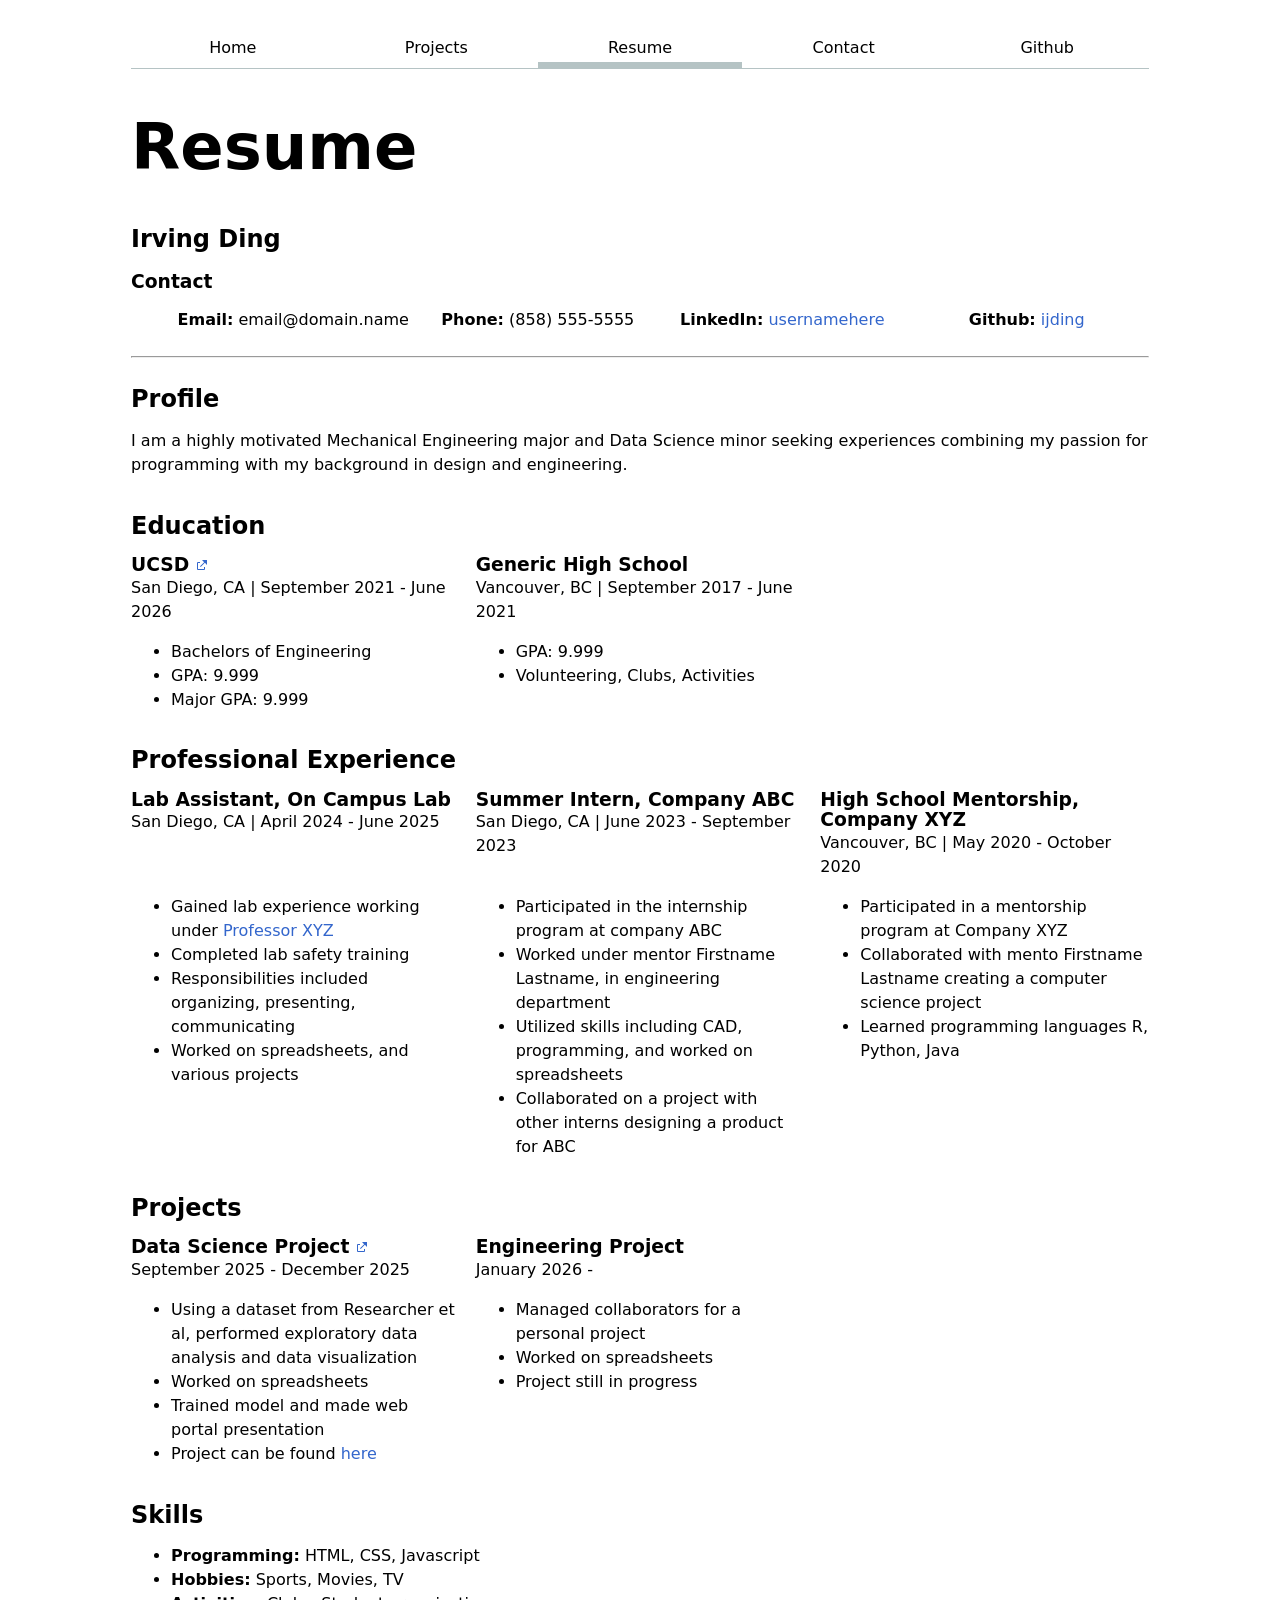
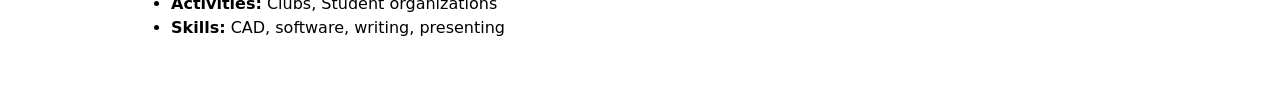
<file: resume.html>
<!DOCTYPE html>
<html lang="en">
<head>
    <meta charset="UTF-8">
    <meta name="viewport" content="width=device-width, initial-scale=1.0">
        <link rel="stylesheet" href="style.css" />
    <title>Resume</title>
</head>
<body class="resume">
    <nav>
        <ul>
            <li><a href="index.html">Home</a></li>
            <li><a href="projects/index.html">Projects</a></li>
            <li><a href="resume.html" class="current">Resume</a></li>
            <li><a href="contact/index.html">Contact</a></li>
            <li><a href="https://github.com/ijding" target="_blank">Github</a></li>
        </ul>
    </nav>
    <h1>Resume</h1>

    <h2>Irving Ding</h2>
    <section class="resume-contact">
        <h3>Contact</h3>
        <ul>
            <li><b>Email:</b> email@domain.name</li>
            <li><b>Phone:</b> (858) 555-5555</li>
            <li><b>LinkedIn:</b> <a href="https://www.linkedin.com" target="_blank">usernamehere</a></li>
            <li><b>Github:</b> <a href="https://github.com/ijding" target="_blank">ijding</a></li>
        </ul>
    </section>
    <hr />
    <section>
        <h2>Profile</h2>
        <p>I am a highly motivated Mechanical Engineering major and Data Science minor seeking experiences combining my passion for programming with my background in design and engineering.</p>
    </section>

    <section>
        <h2>Education</h2>
        <article>
            <header>
                <h3><a href="https://www.ucsd.edu" target="_blank">UCSD</a></h3>
                <p>San Diego, CA | <time datetime="2021-09">September 2021</time> - <time datetime="2026-06">June 2026</time></p>
            </header>
            <ul>
                <li>Bachelors of Engineering</li>
                <li>GPA: 9.999</li>
                <li>Major GPA: 9.999</li>
            </ul>
        </article>
        <article>
            <header>
                <h3>Generic High School</h3>
                <p>Vancouver, BC | <time datetime="2017-09">September 2017</time> - <time datetime="2021-06">June 2021</time></p>
            </header>
            <ul>
                <li>GPA: 9.999</li>
                <li>Volunteering, Clubs, Activities</li>
            </ul>
        </article>
    </section>

    <section>
        <h2>Professional Experience</h2>
        <article>
            <header>
                <h3>Lab Assistant, On Campus Lab</h3>
                <p>San Diego, CA | <time datetime="2024-04">April 2024</time> - <time datetime="2025-06">June 2025</time></p>
            </header>
            <ul>
                <li>Gained lab experience working under <a href="https://maeweb.ucsd.edu/people/faculty-profiles" target="_blank">Professor XYZ</a></li>
                <li>Completed lab safety training</li>
                <li>Responsibilities included organizing, presenting, communicating</li>
                <li>Worked on spreadsheets, and various projects</li>
            </ul>
        </article>
        <article>
            <header>
                <h3>Summer Intern, Company ABC</h3>
                <p>San Diego, CA | <time datetime="2023-06">June 2023</time> - <time datetime="2023-09">September 2023</time></p>
            </header>
            <ul>
                <li>Participated in the internship program at company ABC</li>
                <li>Worked under mentor Firstname Lastname, in engineering department</li>
                <li>Utilized skills including CAD, programming, and worked on spreadsheets</li>
                <li>Collaborated on a project with other interns designing a product for ABC</li>
            </ul>
        </article>
        <article>
            <header>
                <h3>High School Mentorship, Company XYZ</h3>
                <p>Vancouver, BC | <time datetime="2020-05">May 2020</time> - <time datetime="2021-10">October 2020</time></p>
            </header>
            <ul>
                <li>Participated in a mentorship program at Company XYZ</li>
                <li>Collaborated with mento Firstname Lastname creating a computer science project</li>
                <li>Learned programming languages R, Python, Java</li>
            </ul>
        </article>
    </section>

    <section>
        <h2>Projects</h2>
        <article>
            <header>
                <h3><a href="projects/index.html" target="_blank">Data Science Project</a></h3>
                <p><time datetime="2025-09">September 2025</time> - <time datetime="2025-12">December 2025</time></p>
            </header>
            <ul>
                <li>Using a dataset from Researcher et al, performed exploratory data analysis and data visualization</li>
                <li>Worked on spreadsheets</li>
                <li>Trained model and made web portal presentation</li>
                <li>Project can be found <a href="https://github.com/ijding" target="_blank">here</a></li>
            </ul>
        </article>
        <article>
            <header>
                <h3>Engineering Project</h3>
                <p><time datetime="2026-01">January 2026</time> - </p>
            </header>
            <ul>
                <li>Managed collaborators for a personal project</li>
                <li>Worked on spreadsheets</li>
                <li>Project still in progress</li>
            </ul>
        </article>
    </section>

    <section>
        <h2>Skills</h2>
        <ul>
            <li><b>Programming:</b> HTML, CSS, Javascript</li>
            <li><b>Hobbies:</b> Sports, Movies, TV</li>
            <li><b>Activities:</b> Clubs, Student organizations</li>
            <li><b>Skills:</b> CAD, software, writing, presenting</li>
        </ul>
    </section>

</body>
</html>
</file>
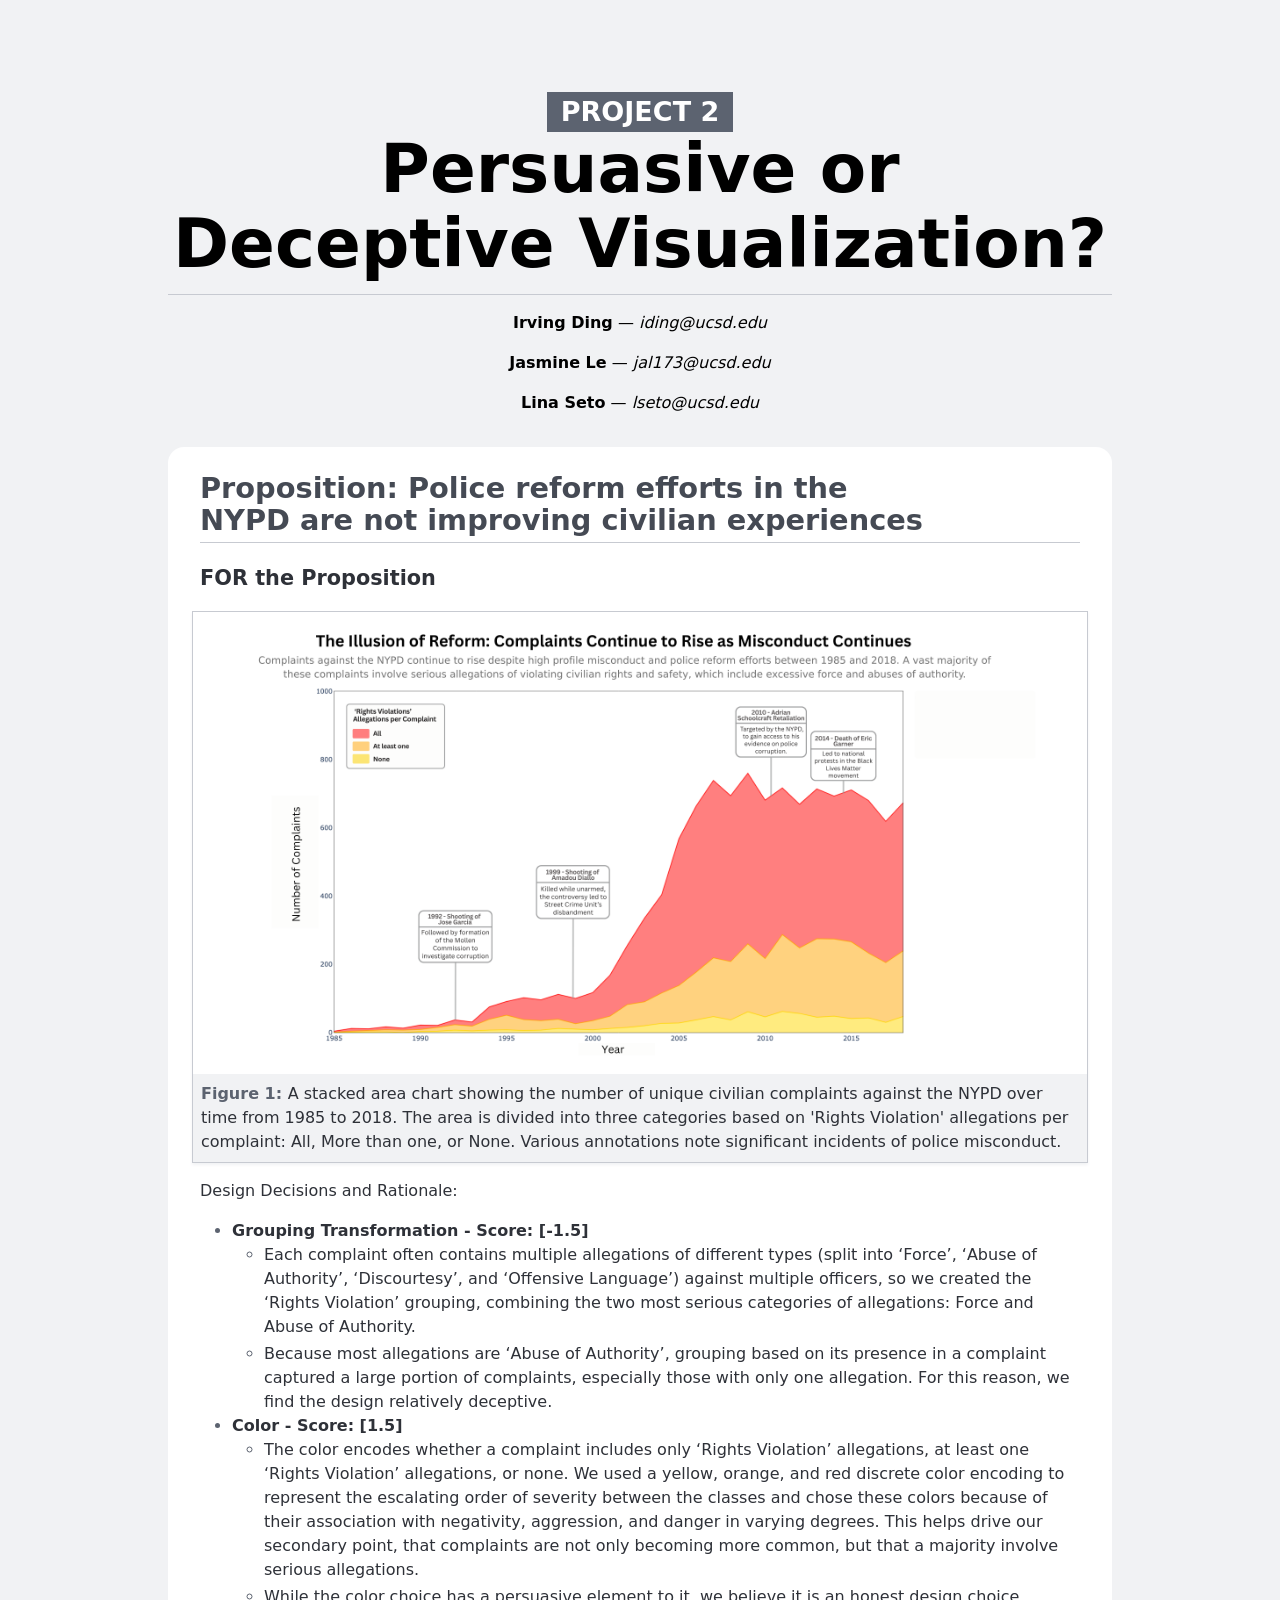
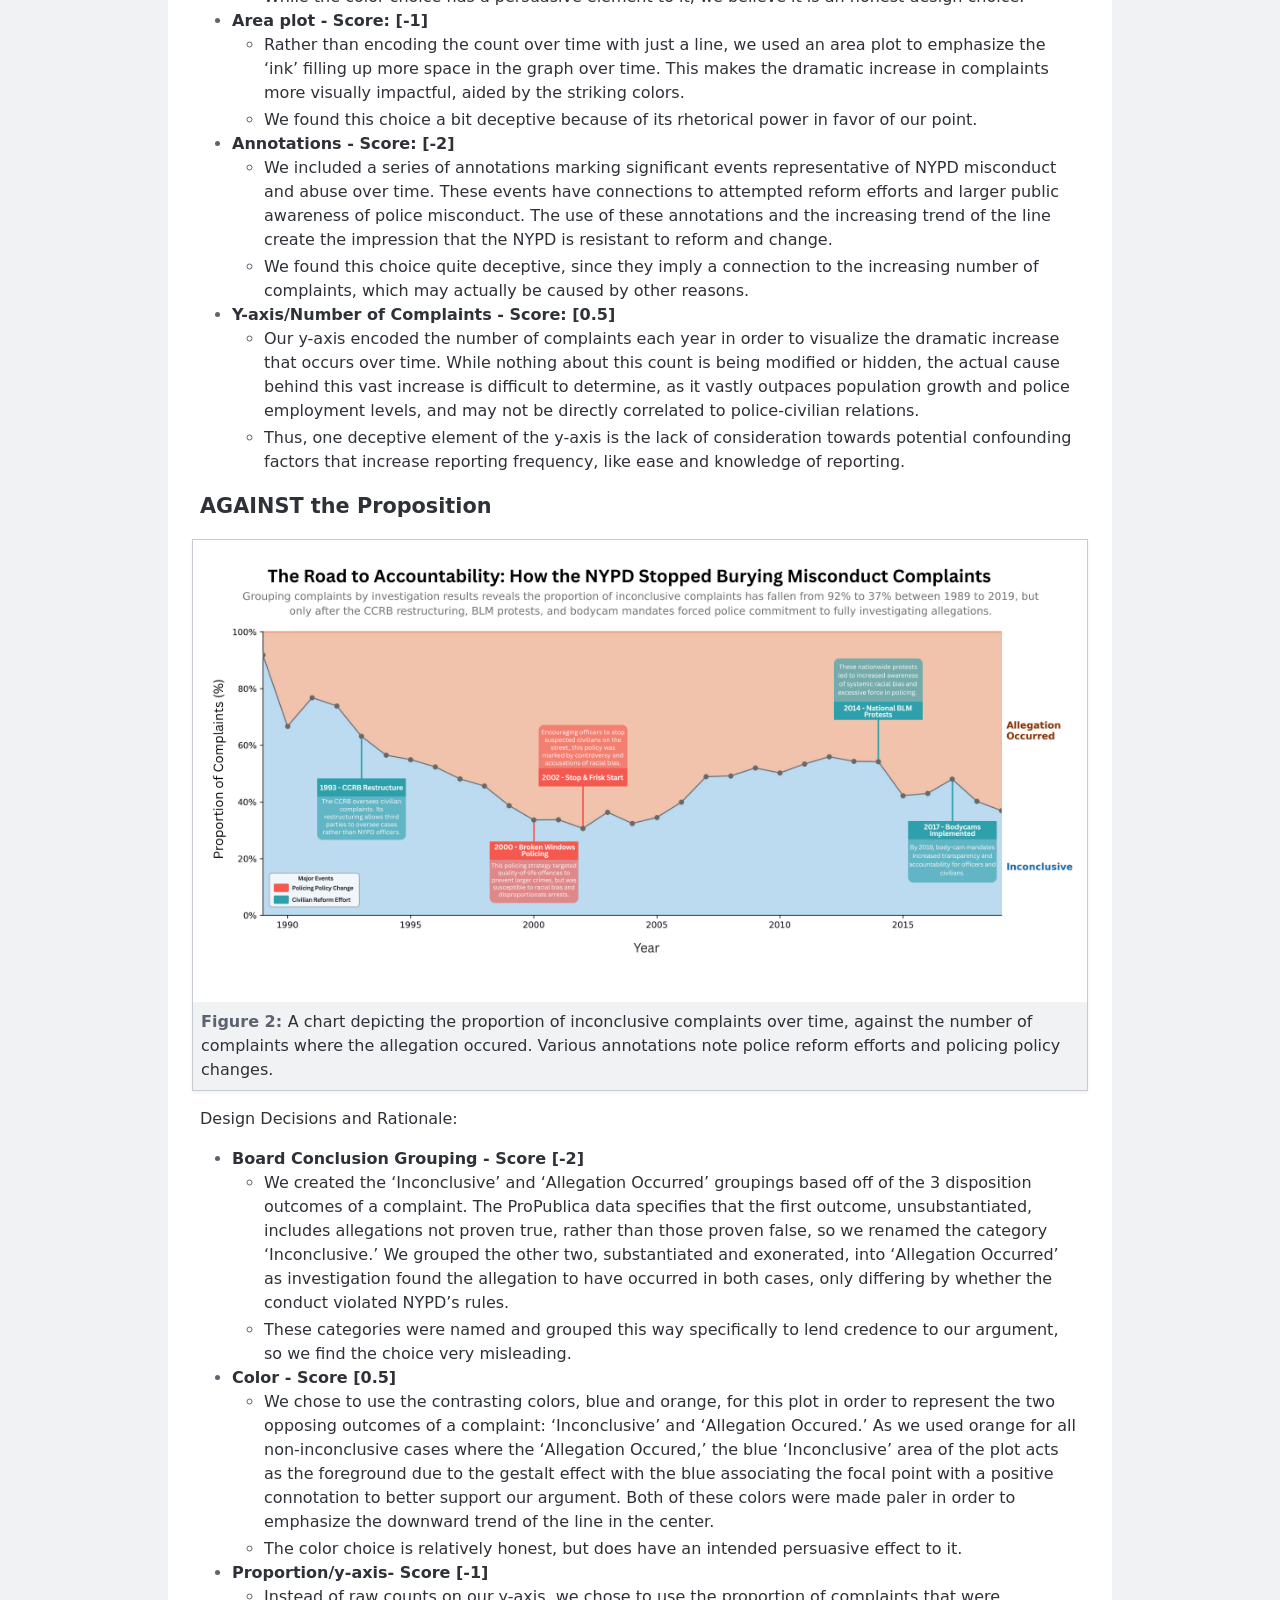
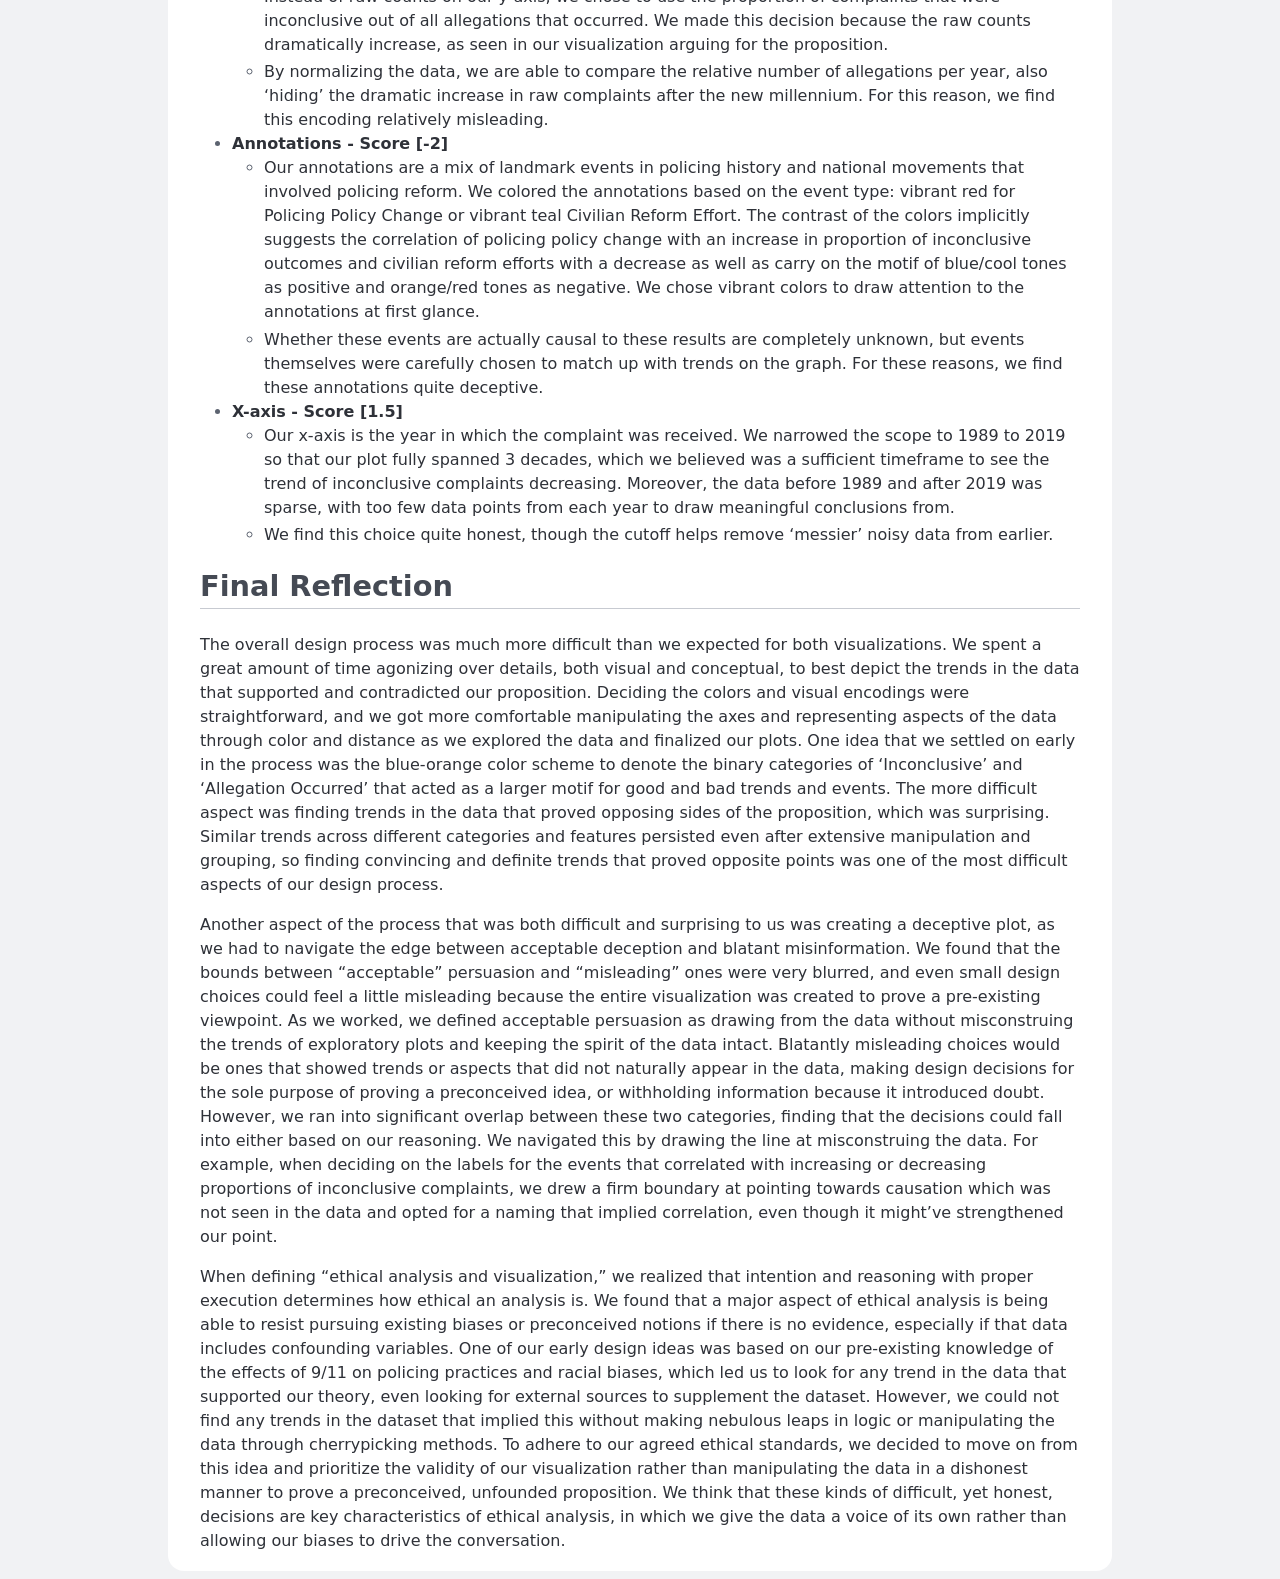
<file: projects/project2/project2-dsc106.html>
<!doctype html>
<html lang="en">
    <head>
        <title>Project 2 Report</title>
        <style>
            :root {
                --color-neutral-95: hsl(220 10% 95%);
                --color-neutral-90: hsl(220 10% 90%);
                --color-neutral-80: hsl(220 10% 80%);
                --color-neutral-70: hsl(220 10% 70%);
                --color-neutral-60: hsl(220 10% 60%);
                --color-neutral-50: hsl(220 10% 50%);
                --color-neutral-40: hsl(220 10% 40%);
                --color-neutral-30: hsl(220 10% 30%);
                --color-neutral-20: hsl(220 10% 20%);
                --color-neutral-10: hsl(220 10% 10%);
            }

            html {
                font: 100%/1.5 system-ui;
                counter-reset: figure;
                background: var(--color-neutral-95);
                max-width: min(75vw, 80em);
                margin: 0 auto;
            }

            /* Headings */

            h1,
            h2,
            h3,
            h4,
            h5,
            h6 {
                line-height: 1.1;
                font-weight: 600;
                text-wrap: balance;
            }

            h1,
            h2 {
                border-bottom: 1px solid var(--color-neutral-80);
                padding-bottom: 0.2em;
            }

            h1 {
                margin-block: 1em 0.5rem;
                font-size: clamp(2.5em, 150% + 2vh + 2vw, 10vmin);
                font-weight: 800;

                small {
                    display: block;
                    width: fit-content;
                    padding: 0.2em 0.5em;
                    margin-inline: auto;
                    color: white;
                    background: var(--color-neutral-40);
                    font-size: 40%;
                    text-transform: uppercase;
                    white-space: nowrap;
                }
            }

            h2 {
                font-size: 180%;
                color: var(--color-neutral-30);
            }

            h3 {
                font-size: 130%;
            }

            /* Lists */

            ul,
            ol {
                padding-inline-start: 2em;
            }

            li {
                &::marker {
                    color: var(--color-neutral-40);
                }

                + li {
                    margin-top: 0.2em;
                }
            }

            /* Sectioning elements */

            header {
                padding-block: 1em;
                text-align: center;
            }

            main {
                background: white;
                color: var(--color-neutral-20);
                border-radius: 1rem;
                padding: 0.1rem 2rem;
            }

            /* Figures */

            figure {
                margin: 1em 0;
                padding: 0.5rem;
                margin-inline: -0.5em;
                border: 1px solid var(--color-neutral-80);
                box-shadow: 0 0.1em 0.2em var(--color-neutral-95);
                text-align: center;
                background: white;

                > figcaption {
                    font: 500 75% var(--font-sans);
                    background: var(--color-neutral-95);
                    padding: 0.5rem;
                    margin: -0.5rem;
                    margin-top: 0.5rem;
                    counter-increment: figure;
                    text-align: left;

                    &::before {
                        content: "Figure " counter(figure) ": ";
                        font-weight: bold;
                        color: var(--color-neutral-40);
                    }

                    a:not(:hover, :focus, :active) {
                        color: inherit;
                        text-decoration: underline;
                        text-decoration-color: color-mix(
                            in lab,
                            currentColor,
                            transparent 70%
                        );
                    }
                }

                img {
                    width: 100%;
                }
            }

            /* custom css for links*/
            header {
                a{
                    color: inherit;
                    text-decoration: none;
                }
                
                a:hover {
                    font-style: italic;
                }
            }
        </style>
    </head>

    <body>
        <header>
            <h1>
                <small>Project 2</small>
                Persuasive or Deceptive Visualization?
            </h1>

            <p><strong><a href="https://ijding.github.io/dsc106-portfolio/projects" target="_blank">Irving Ding</a></strong> — <em>iding@ucsd.edu</em></p>
            <p><strong><a href="https://jasmine-1e.github.io/portfolio/projects" target="_blank">Jasmine Le</a></strong> — <em>jal173@ucsd.edu</em></p>
            <p><strong><a href="https://linaseto.github.io/portfolio/projects" target="_blank">Lina Seto</a></strong> — <em>lseto@ucsd.edu</em></p>
        </header>

        <main>
            <h2>Proposition: Police reform efforts in the NYPD are not improving civilian experiences</h2>

            <section>
                <h3>FOR the Proposition</h3>

                <figure>
                    <img src="for.png" alt="A stacked area chart titled 'The Illusion of Reform: Complaints Continue to Rise as Misconduct Continues'" />
                    <figcaption>A stacked area chart showing the number of unique civilian complaints against the NYPD over time from 1985 to 2018. The area is divided into three categories based on 'Rights Violation' allegations per complaint: All, More than one, or None. Various annotations note significant incidents of police misconduct.</figcaption>
                </figure>

                <p>Design Decisions and Rationale:</p>

                <ul>
                    <li><b>Grouping Transformation - Score: [-1.5]</b></li>
                    <ul>
                        <li>Each complaint often contains multiple allegations of different types (split into ‘Force’, ‘Abuse of Authority’, ‘Discourtesy’, and ‘Offensive Language’) against multiple officers, so we created the ‘Rights Violation’ grouping, combining the two most serious categories of allegations: Force and Abuse of Authority.</li>
                        <li>Because most allegations are ‘Abuse of Authority’, grouping based on its presence in a complaint captured a large portion of complaints, especially those with only one allegation. For this reason, we find the design relatively deceptive.</li>
                    </ul>
                    <li><b>Color - Score: [1.5]</b></li>
                    <ul>
                        <li>The color encodes whether a complaint includes only ‘Rights Violation’ allegations, at least one ‘Rights Violation’ allegations, or none. We used a yellow, orange, and red discrete color encoding to represent the escalating order of severity between the classes and chose these colors because of their association with negativity, aggression, and danger in varying degrees. This helps drive our secondary point, that complaints are not only becoming more common, but that a majority involve serious allegations.</li>
                        <li>While the color choice has a persuasive element to it, we believe it is an honest design choice.</li>
                    </ul>
                    <li><b>Area plot - Score: [-1]</b></li>
                    <ul>
                        <li>Rather than encoding the count over time with just a line, we used an area plot to emphasize the ‘ink’ filling up more space in the graph over time. This makes the dramatic increase in complaints more visually impactful, aided by the striking colors.</li>
                        <li>We found this choice a bit deceptive because of its rhetorical power in favor of our point.</li>
                    </ul>
                    <li><b>Annotations - Score: [-2]</b></li>
                    <ul>
                        <li>We included a series of annotations marking significant events representative of NYPD misconduct and abuse over time. These events have connections to attempted reform efforts and larger public awareness of police misconduct. The use of these annotations and the increasing trend of the line create the impression that the NYPD is resistant to reform and change.</li>
                        <li>We found this choice quite deceptive, since they imply a connection to the increasing number of complaints, which may actually be caused by other reasons.</li>
                    </ul>
                    <li><b>Y-axis/Number of Complaints - Score: [0.5]</b></li>
                    <ul>
                        <li>Our y-axis encoded the number of complaints each year in order to visualize the dramatic increase that occurs over time. While nothing about this count is being modified or hidden, the actual cause behind this vast increase is difficult to determine, as it vastly outpaces population growth and police employment levels, and may not be directly correlated to police-civilian relations.</li>
                        <li>Thus, one deceptive element of the y-axis is the lack of consideration towards potential confounding factors that increase reporting frequency, like ease and knowledge of reporting. </li>
                    </ul>
                </ul>
            </section>

            <section>
                <h3>AGAINST the Proposition</h3>

                <figure>
                    <img src="against.png" alt="A line graph titled 'The Road to Accountability: How the NYPD Stopped Burying Misconduct Complaints'" />
                    <figcaption>A chart depicting the proportion of inconclusive complaints over time, against the number of complaints where the allegation occured. Various annotations note police reform efforts and policing policy changes.</figcaption>
                </figure>

                <p>Design Decisions and Rationale:</p>

                <ul>
                    <li><b>Board Conclusion Grouping - Score [-2]</b></li>
                    <ul>
                        <li>We created the ‘Inconclusive’ and ‘Allegation Occurred’ groupings based off of the 3 disposition outcomes of a complaint. The ProPublica data specifies that the first outcome, unsubstantiated, includes allegations not proven true, rather than those proven false, so we renamed the category ‘Inconclusive.’ We grouped the other two, substantiated and exonerated, into ‘Allegation Occurred’ as investigation found the allegation to have occurred in both cases, only differing by whether the conduct violated NYPD’s rules.</li>
                        <li>These categories were named and grouped this way specifically to lend credence to our argument, so we find the choice very misleading.</li>
                    </ul>
                    <li><b>Color - Score [0.5]</b></li>
                    <ul>
                        <li>We chose to use the contrasting colors, blue and orange, for this plot in order to represent the two opposing outcomes of a complaint: ‘Inconclusive’ and ‘Allegation Occured.’ As we used orange for all non-inconclusive cases where the ‘Allegation Occured,’ the blue ‘Inconclusive’ area of the plot acts as the foreground due to the gestalt effect with the blue associating the focal point with a positive connotation to better support our argument. Both of these colors were made paler in order to emphasize the downward trend of the line in the center.</li>
                        <li>The color choice is relatively honest, but does have an intended persuasive effect to it.</li>
                    </ul>
                    <li><b>Proportion/y-axis- Score [-1]</b></li>
                    <ul>
                        <li>Instead of raw counts on our y-axis, we chose to use the proportion of complaints that were inconclusive out of all allegations that occurred. We made this decision because the raw counts dramatically increase, as seen in our visualization arguing for the proposition.</li>
                        <li>By normalizing the data, we are able to compare the relative number of allegations per year, also ‘hiding’ the dramatic increase in raw complaints after the new millennium. For this reason, we find this encoding relatively misleading.</li>
                    </ul>
                    <li><b>Annotations - Score [-2]</b></li>
                    <ul>
                        <li>Our annotations are a mix of landmark events in policing history and national movements that involved policing reform. We colored the annotations based on the event type: vibrant red for Policing Policy Change or vibrant teal Civilian Reform Effort. The contrast of the colors implicitly suggests the correlation of policing policy change with an increase in proportion of inconclusive outcomes and civilian reform efforts with a decrease as well as carry on the motif of blue/cool tones as positive and orange/red tones as negative. We chose vibrant colors to draw attention to the annotations at first glance.</li>
                        <li>Whether these events are actually causal to these results are completely unknown, but events themselves were carefully chosen to match up with trends on the graph. For these reasons, we find these annotations quite deceptive.</li>
                    </ul>
                    <li><b>X-axis - Score [1.5]</b></li>
                    <ul>
                        <li>Our x-axis is the year in which the complaint was received. We narrowed the scope to 1989 to 2019 so that our plot fully spanned 3 decades, which we believed was a sufficient timeframe to see the trend of inconclusive complaints decreasing. Moreover, the data before 1989 and after 2019 was sparse, with too few data points from each year to draw meaningful conclusions from.</li>
                        <li>We find this choice quite honest, though the cutoff helps remove ‘messier’ noisy data from earlier.</li>
                    </ul>
                </ul>
            </section>

            <section>
                <h2>Final Reflection</h2>
                <p>The overall design process was much more difficult than we expected for both visualizations. We spent a great amount of time agonizing over details, both visual and conceptual, to best depict the trends in the data that supported and contradicted our proposition. Deciding the colors and visual encodings were straightforward, and we got more comfortable manipulating the axes and representing aspects of the data through color and distance as we explored the data and finalized our plots. One idea that we settled on early in the process was the blue-orange color scheme to denote the binary categories of ‘Inconclusive’ and ‘Allegation Occurred’ that acted as a larger motif for good and bad trends and events. The more difficult aspect was finding trends in the data that proved opposing sides of the proposition, which was surprising.  Similar trends across different categories and features persisted even after extensive manipulation and grouping, so finding convincing and definite trends that proved opposite points was one of the most difficult aspects of our design process.</p>
                <p>Another aspect of the process that was both difficult and surprising to us was creating a deceptive plot, as we had to navigate the edge between acceptable deception and blatant misinformation. We found that the bounds between “acceptable” persuasion and “misleading” ones were very blurred, and even small design choices could feel a little misleading because the entire visualization was created to prove a pre-existing viewpoint. As we worked, we defined acceptable persuasion as drawing from the data without misconstruing the trends of exploratory plots and keeping the spirit of the data intact. Blatantly misleading choices would be ones that showed trends or aspects that did not naturally appear in the data, making design decisions for the sole purpose of proving a preconceived idea, or withholding information because it introduced doubt. However, we ran into significant overlap between these two categories, finding that the decisions could fall into either based on our reasoning. We navigated this by drawing the line at misconstruing the data. For example, when deciding on the labels for the events that correlated with increasing or decreasing proportions of inconclusive complaints, we drew a firm boundary at pointing towards causation which was not seen in the data and opted for a naming that implied correlation, even though it might’ve strengthened our point.</p>
                <p>When defining “ethical analysis and visualization,” we realized that intention and reasoning with proper execution determines how ethical an analysis is. We found that a major aspect of ethical analysis is being able to resist pursuing existing biases or preconceived notions if there is no evidence, especially if that data includes confounding variables. One of our early design ideas was based on our pre-existing knowledge of the effects of 9/11 on policing practices and racial biases, which led us to look for any trend in the data that supported our theory, even looking for external sources to supplement the dataset. However, we could not find any trends in the dataset that implied this without making nebulous leaps in logic or manipulating the data through cherrypicking methods. To adhere to our agreed ethical standards, we decided to move on from this idea and prioritize the validity of our visualization rather than manipulating the data in a dishonest manner to prove a preconceived, unfounded proposition. We think that these kinds of difficult, yet honest, decisions are key characteristics of ethical analysis, in which we give the data a voice of its own rather than allowing our biases to drive the conversation.</p>
            </section>
        </main>
    <script defer src="https://static.cloudflareinsights.com/beacon.min.js/v8c78df7c7c0f484497ecbca7046644da1771523124516" integrity="sha512-8DS7rgIrAmghBFwoOTujcf6D9rXvH8xm8JQ1Ja01h9QX8EzXldiszufYa4IFfKdLUKTTrnSFXLDkUEOTrZQ8Qg==" data-cf-beacon='{"version":"2024.11.0","token":"c822b88e119346678db149ed7b7721c9","r":1,"server_timing":{"name":{"cfCacheStatus":true,"cfEdge":true,"cfExtPri":true,"cfL4":true,"cfOrigin":true,"cfSpeedBrain":true},"location_startswith":null}}' crossorigin="anonymous"></script>
</body>
</html>
</file>
<file: style.css>
html {
    --color-accent: oklch(40% 50% 200);
    accent-color: var(--color-accent);
    color-scheme: light dark;
}

body {
    /* Set line height to 1.5 times the font size
       and use the OS’s UI font as the website font
    */
    font: 100%/1.5 system-ui;
    max-width: 100ch;
    margin-inline: auto;
    padding: 2ch;
}

h1 {
    font-size: 400%;
}

h1, h2, h3, h4, h5, h6 {
    line-height: 1.1;
}

img {
    max-width: 100%;
}

label.color-scheme {
    position: absolute;
    font-size: 70%;
    top: 1em;
    right: 1em;
    * {
        font: inherit;
    }
}

nav {
    --border-color: oklch(50% 10% 200 / 40%); /* uses semi-transparency to work in both light and dark mode*/
    display: flex;
    border-bottom: 1px solid var(--border-color);
    margin-bottom: 1em;

    ul, li {
        display: contents;
    }

    a {
        flex: 1;
        text-decoration: none;
        color: inherit;
        text-align: center;
        padding: 0.5em;
    }

    a.current {
        border-bottom: 0.4em solid var(--border-color);
        padding-bottom: 0.1em;
    }

    a:hover {
        border-bottom: 0.4em solid var(--color-accent);
        padding-bottom: 0.1em;
        background-color: color-mix(in oklch, var(--color-accent), canvas 85%);
        /* background-color: oklch(from var(--color-accent) 95% 5% h); hard coded lightmode colour */
    }
}

/* block layout
input, textarea, button, label {
    font: inherit;
    display: block;
    width: 100%;
    box-sizing: border-box;
}

label {
    margin-block: 1em 1em;
}
*/


form {
    display:grid;
    grid-template-columns: auto 1fr;
    gap: 1em;

    label {
        display: grid;
        grid-template-columns: subgrid;
        grid-column: 1 / -1;
    }

    button {
        /* i'm having the button start from the second column because i like the look better 
        when it aligns with the input forms */
        grid-column: 2 / -1;
    }

    textarea {
        /* prevent textarea from resizing horizontally, which misaligns its edges from the grid*/
        resize: vertical;
    }

    * { /* all descendants of form */
        font: inherit;
    }
}

.projects {
    display: grid;
    grid-template-columns: repeat(auto-fill, minmax(15em, 1fr));
    gap: 1em;

    article {
        display: grid;
        grid-template-rows: subgrid;
        grid-row: span 3;
        
        h2 {
            margin: 0;
        }
    }
}

/* resume formatting */
.resume-contact {
    ul {
        display: flex;
        list-style-type: none;
        li {
            flex: 1;
            text-align: center;
        }
    }
}

.resume section {
    display: grid;
    column-gap: 1em;
    grid-template-columns: repeat(auto-fill, minmax(20em, 1fr));
    
    :not(article){
        /* we only want the articles to display in a grid
        anything that's not an article should take up an entire row*/
        grid-column: 1/-1;
    }

    article {
        display: grid;
        grid-template-rows: subgrid;
        grid-row: span 2;
    }

    /* this modifies the way links look on the page */

    a, a:visited {
        text-decoration: none;
    }

    a:hover {
        font-style: italic;
    }

    :not(h3) > a, :not(h3) > a:visited {
        color: #3366CC;
    }

    header h3 {
        a {
            color: inherit;
        }
        
        a::after {
            content: " " url("images/external-link.svg");
        }
    }

    /* everything below here is meant to modify the margins to reduce wide spacings between rows */

    header {
        margin-top: 1em;
        * {
            /* removes all margin in child elements of the header
            this moves the h3 and p blocks closer together so they read more like a single heading*/
            margin: 0;
        }
    }
    
    h2 {
        margin-bottom: 0;
    }

    h3 {
        margin: 0;
    }
}

/* github stats formatting */
#profile-stats dl {
    display: grid;
    grid-template-columns: repeat(4, 1fr);

    dt {
        grid-row: 1;
        color: gray;
    }
    dd {
        font-size: 3em;
    }
}

/* projects page plot */
.container {
    display: flex;
    gap: 3em;
    align-items: center;
}

#projects-plot {

    .selected {
        /*--color: --color-accent !important; important overrides style selector's color atribute*/
        &:is(path) {
            fill: var(--color-accent);
        }
    }
    
    max-width: 20em;
    margin-block: 2em;
    
    overflow: visible;

    path {
        transition: 300ms;
        cursor: pointer;
    }

    &:has(path:hover) {
        path:not(:hover) {
            opacity: 0.5;
        }
    }
}

.legend {
    flex: 1;
    display: grid;
    grid-template-columns: repeat(auto-fill, minmax(9em, 1fr));
    border: 1px solid black;
    gap: 1em;
    padding: 1em;
    
    li {
        display: flex;
        align-items: center;
        gap: 0.5em;
    }

    .swatch {
        width: 1em;
        aspect-ratio: 1/1;
        /* display: inline-block; */
        background-color: var(--color);
    }

    .selected {
        .swatch {
            background-color: var(--color-accent);
        }
    }

}

.searchBar {
    margin: 1em 0;
    width: 100%;
    font-size: 1em;
}
</file>
